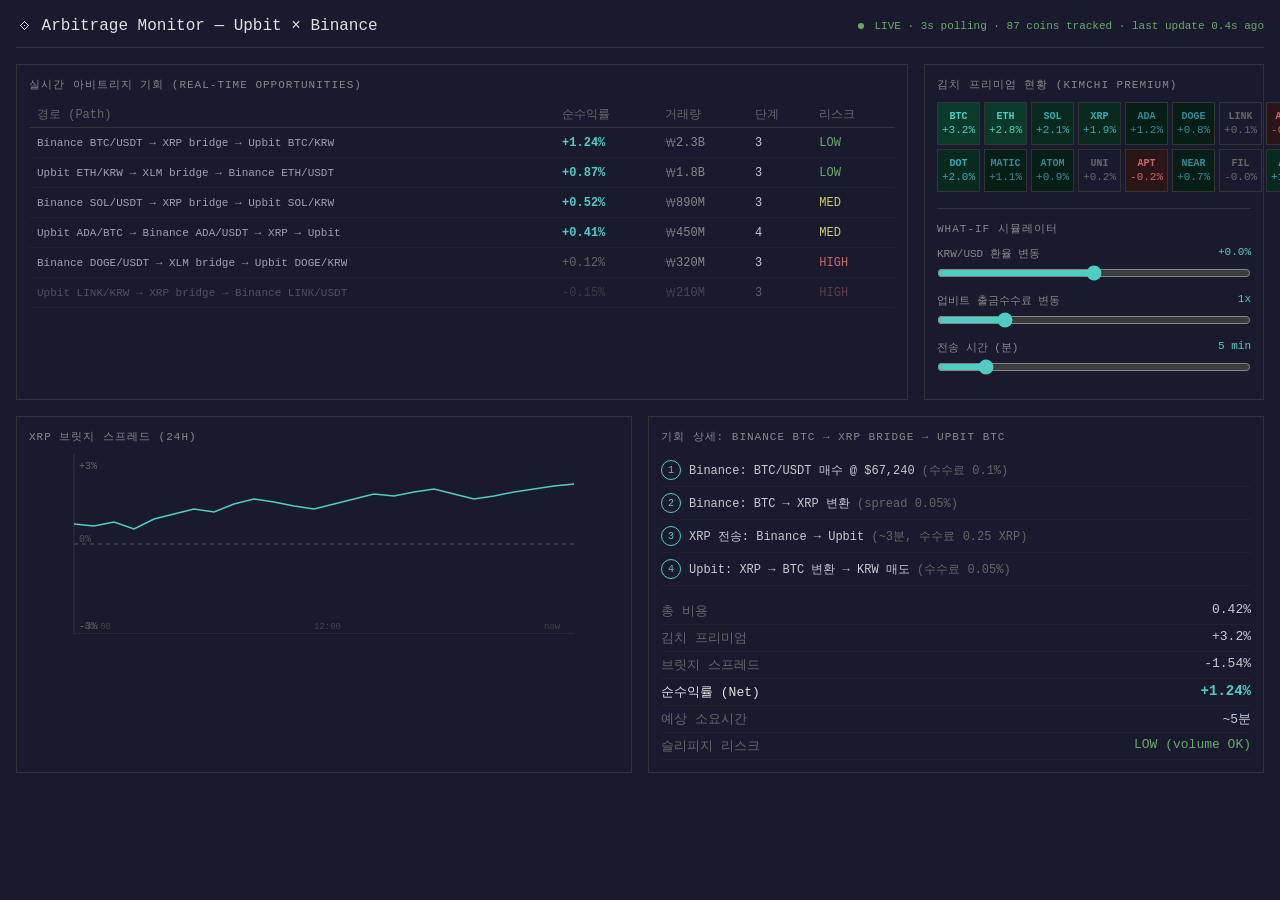
<file: docs/wireframe-dashboard.html>
<!DOCTYPE html>
<html lang="ko">
<head>
<meta charset="UTF-8">
<title>Arbitrage Monitor — Wireframe</title>
<style>
  /* Intentionally rough — wireframe, not production */
  * { margin: 0; padding: 0; box-sizing: border-box; }
  body {
    font-family: 'Courier New', monospace;
    background: #1a1a2e;
    color: #c8c8d0;
    padding: 16px;
    font-size: 13px;
  }
  .header {
    display: flex; justify-content: space-between; align-items: center;
    border-bottom: 1px solid #333;
    padding-bottom: 12px; margin-bottom: 16px;
  }
  .header h1 { font-size: 16px; color: #e0e0e0; font-weight: normal; }
  .status { font-size: 11px; color: #6a6; }
  .status .dot { display: inline-block; width: 6px; height: 6px; background: #6a6; border-radius: 50%; margin-right: 4px; }

  .grid { display: grid; grid-template-columns: 1fr 340px; gap: 16px; margin-bottom: 16px; }

  .panel {
    border: 1px solid #333;
    padding: 12px;
  }
  .panel-title {
    font-size: 11px; color: #888; text-transform: uppercase;
    letter-spacing: 1px; margin-bottom: 10px;
  }

  /* Opportunity table */
  table { width: 100%; border-collapse: collapse; font-size: 12px; }
  th { text-align: left; color: #666; font-weight: normal; padding: 4px 8px; border-bottom: 1px solid #333; }
  td { padding: 6px 8px; border-bottom: 1px solid #222; }
  tr:hover { background: #222; }
  .profit-pos { color: #4ecdc4; font-weight: bold; }
  .profit-neg { color: #666; }
  .path { color: #a0a0b0; font-size: 11px; }
  .volume { color: #888; }
  .risk-low { color: #6a6; }
  .risk-med { color: #cc6; }
  .risk-high { color: #c66; }

  /* Heatmap */
  .heatmap { display: grid; grid-template-columns: repeat(8, 1fr); gap: 4px; }
  .heat-cell {
    padding: 8px 4px; text-align: center; font-size: 10px;
    border: 1px solid #333;
  }
  .heat-cell .symbol { font-weight: bold; margin-bottom: 2px; }
  .heat-cell .pct { font-size: 11px; }
  /* Color coding: green = positive premium, red = negative */
  .heat-pos-3 { background: #0a3a2a; color: #4ecdc4; }
  .heat-pos-2 { background: #082a1e; color: #3ab; }
  .heat-pos-1 { background: #061e16; color: #389; }
  .heat-zero  { background: #1a1a2e; color: #666; }
  .heat-neg-1 { background: #2a1616; color: #c66; }

  /* Chart placeholder */
  .chart-area {
    height: 180px; border: 1px dashed #444;
    display: flex; align-items: center; justify-content: center;
    color: #555; font-size: 12px; margin-top: 8px;
  }
  .chart-line {
    height: 180px; position: relative; overflow: hidden;
  }
  .chart-line svg { width: 100%; height: 100%; }
  .chart-line .axis { stroke: #333; }
  .chart-line .line { stroke: #4ecdc4; fill: none; stroke-width: 1.5; }
  .chart-line .zero { stroke: #555; stroke-dasharray: 4 4; }

  /* Bottom row */
  .bottom-grid { display: grid; grid-template-columns: 1fr 1fr; gap: 16px; }

  /* Detail panel */
  .detail-step {
    display: flex; align-items: center; gap: 8px;
    padding: 6px 0; border-bottom: 1px solid #222;
    font-size: 12px;
  }
  .step-num {
    width: 20px; height: 20px; border: 1px solid #4ecdc4;
    border-radius: 50%; display: flex; align-items: center;
    justify-content: center; font-size: 10px; color: #4ecdc4;
    flex-shrink: 0;
  }
  .step-arrow { color: #444; }

  /* Stats */
  .stat-row { display: flex; justify-content: space-between; padding: 4px 0; border-bottom: 1px solid #222; }
  .stat-label { color: #666; }
  .stat-value { color: #c8c8d0; }

  /* What-if simulator */
  .slider-row { margin: 8px 0; }
  .slider-row label { display: block; font-size: 11px; color: #888; margin-bottom: 4px; }
  .slider-row input[type="range"] { width: 100%; accent-color: #4ecdc4; }
  .slider-val { float: right; color: #4ecdc4; font-size: 11px; }
</style>
</head>
<body>

<!-- HEADER -->
<div class="header">
  <h1>⟐ Arbitrage Monitor — Upbit × Binance</h1>
  <div class="status"><span class="dot"></span> LIVE · 3s polling · 87 coins tracked · last update 0.4s ago</div>
</div>

<!-- MAIN GRID: Opportunities + Heatmap -->
<div class="grid">

  <!-- Left: Opportunity Table -->
  <div class="panel">
    <div class="panel-title">실시간 아비트리지 기회 (Real-time Opportunities)</div>
    <table>
      <tr>
        <th>경로 (Path)</th>
        <th>순수익률</th>
        <th>거래량</th>
        <th>단계</th>
        <th>리스크</th>
      </tr>
      <tr>
        <td>
          <div class="path">Binance BTC/USDT → XRP bridge → Upbit BTC/KRW</div>
        </td>
        <td class="profit-pos">+1.24%</td>
        <td class="volume">₩2.3B</td>
        <td>3</td>
        <td class="risk-low">LOW</td>
      </tr>
      <tr>
        <td>
          <div class="path">Upbit ETH/KRW → XLM bridge → Binance ETH/USDT</div>
        </td>
        <td class="profit-pos">+0.87%</td>
        <td class="volume">₩1.8B</td>
        <td>3</td>
        <td class="risk-low">LOW</td>
      </tr>
      <tr>
        <td>
          <div class="path">Binance SOL/USDT → XRP bridge → Upbit SOL/KRW</div>
        </td>
        <td class="profit-pos">+0.52%</td>
        <td class="volume">₩890M</td>
        <td>3</td>
        <td class="risk-med">MED</td>
      </tr>
      <tr>
        <td>
          <div class="path">Upbit ADA/BTC → Binance ADA/USDT → XRP → Upbit</div>
        </td>
        <td class="profit-pos">+0.41%</td>
        <td class="volume">₩450M</td>
        <td>4</td>
        <td class="risk-med">MED</td>
      </tr>
      <tr>
        <td>
          <div class="path">Binance DOGE/USDT → XLM bridge → Upbit DOGE/KRW</div>
        </td>
        <td class="profit-neg">+0.12%</td>
        <td class="volume">₩320M</td>
        <td>3</td>
        <td class="risk-high">HIGH</td>
      </tr>
      <!-- Comment: Below threshold (0.3%), shown grayed out -->
      <tr style="opacity: 0.4;">
        <td>
          <div class="path">Upbit LINK/KRW → XRP bridge → Binance LINK/USDT</div>
        </td>
        <td class="profit-neg">-0.15%</td>
        <td class="volume">₩210M</td>
        <td>3</td>
        <td class="risk-high">HIGH</td>
      </tr>
    </table>
  </div>

  <!-- Right: Kimchi Premium Heatmap -->
  <div class="panel">
    <div class="panel-title">김치 프리미엄 현황 (Kimchi Premium)</div>
    <div class="heatmap">
      <div class="heat-cell heat-pos-3"><div class="symbol">BTC</div><div class="pct">+3.2%</div></div>
      <div class="heat-cell heat-pos-3"><div class="symbol">ETH</div><div class="pct">+2.8%</div></div>
      <div class="heat-cell heat-pos-2"><div class="symbol">SOL</div><div class="pct">+2.1%</div></div>
      <div class="heat-cell heat-pos-2"><div class="symbol">XRP</div><div class="pct">+1.9%</div></div>
      <div class="heat-cell heat-pos-1"><div class="symbol">ADA</div><div class="pct">+1.2%</div></div>
      <div class="heat-cell heat-pos-1"><div class="symbol">DOGE</div><div class="pct">+0.8%</div></div>
      <div class="heat-cell heat-zero"><div class="symbol">LINK</div><div class="pct">+0.1%</div></div>
      <div class="heat-cell heat-neg-1"><div class="symbol">AVAX</div><div class="pct">-0.3%</div></div>
      <div class="heat-cell heat-pos-2"><div class="symbol">DOT</div><div class="pct">+2.0%</div></div>
      <div class="heat-cell heat-pos-1"><div class="symbol">MATIC</div><div class="pct">+1.1%</div></div>
      <div class="heat-cell heat-pos-1"><div class="symbol">ATOM</div><div class="pct">+0.9%</div></div>
      <div class="heat-cell heat-zero"><div class="symbol">UNI</div><div class="pct">+0.2%</div></div>
      <div class="heat-cell heat-neg-1"><div class="symbol">APT</div><div class="pct">-0.2%</div></div>
      <div class="heat-cell heat-pos-1"><div class="symbol">NEAR</div><div class="pct">+0.7%</div></div>
      <div class="heat-cell heat-zero"><div class="symbol">FIL</div><div class="pct">-0.0%</div></div>
      <div class="heat-cell heat-pos-2"><div class="symbol">ARB</div><div class="pct">+1.8%</div></div>
    </div>

    <!-- What-if Simulator (stretch goal from 2nd opinion) -->
    <div style="margin-top: 16px; padding-top: 12px; border-top: 1px solid #333;">
      <div class="panel-title">What-If 시뮬레이터</div>
      <div class="slider-row">
        <label>KRW/USD 환율 변동 <span class="slider-val">+0.0%</span></label>
        <input type="range" min="-5" max="5" value="0" step="0.5">
      </div>
      <div class="slider-row">
        <label>업비트 출금수수료 변동 <span class="slider-val">1x</span></label>
        <input type="range" min="0.5" max="3" value="1" step="0.25">
      </div>
      <div class="slider-row">
        <label>전송 시간 (분) <span class="slider-val">5 min</span></label>
        <input type="range" min="1" max="30" value="5" step="1">
      </div>
    </div>
  </div>
</div>

<!-- BOTTOM ROW: Spread Chart + Opportunity Detail -->
<div class="bottom-grid">

  <!-- Bridge Coin Spread Chart -->
  <div class="panel">
    <div class="panel-title">XRP 브릿지 스프레드 (24h)</div>
    <div class="chart-line">
      <svg viewBox="0 0 500 180">
        <!-- Zero line -->
        <line x1="0" y1="90" x2="500" y2="90" class="zero"/>
        <!-- Axes -->
        <line x1="0" y1="0" x2="0" y2="180" class="axis"/>
        <line x1="0" y1="180" x2="500" y2="180" class="axis"/>
        <!-- Spread line (simulated data showing premium fluctuation) -->
        <polyline class="line" points="
          0,70 20,72 40,68 60,75 80,65 100,60 120,55 140,58
          160,50 180,45 200,48 220,52 240,55 260,50 280,45
          300,40 320,42 340,38 360,35 380,40 400,45 420,42
          440,38 460,35 480,32 500,30
        "/>
        <!-- Labels -->
        <text x="5" y="15" fill="#666" font-size="10">+3%</text>
        <text x="5" y="88" fill="#555" font-size="10">0%</text>
        <text x="5" y="175" fill="#666" font-size="10">-3%</text>
        <text x="10" y="175" fill="#444" font-size="9">00:00</text>
        <text x="240" y="175" fill="#444" font-size="9">12:00</text>
        <text x="470" y="175" fill="#444" font-size="9">now</text>
      </svg>
    </div>
  </div>

  <!-- Opportunity Detail -->
  <div class="panel">
    <div class="panel-title">기회 상세: Binance BTC → XRP Bridge → Upbit BTC</div>

    <div class="detail-step">
      <div class="step-num">1</div>
      <div>Binance: BTC/USDT 매수 @ $67,240 <span style="color:#666">(수수료 0.1%)</span></div>
    </div>
    <div class="detail-step">
      <div class="step-num">2</div>
      <div>Binance: BTC → XRP 변환 <span style="color:#666">(spread 0.05%)</span></div>
    </div>
    <div class="detail-step">
      <div class="step-num">3</div>
      <div>XRP 전송: Binance → Upbit <span style="color:#666">(~3분, 수수료 0.25 XRP)</span></div>
    </div>
    <div class="detail-step">
      <div class="step-num">4</div>
      <div>Upbit: XRP → BTC 변환 → KRW 매도 <span style="color:#666">(수수료 0.05%)</span></div>
    </div>

    <div style="margin-top: 12px;">
      <div class="stat-row"><span class="stat-label">총 비용</span><span class="stat-value">0.42%</span></div>
      <div class="stat-row"><span class="stat-label">김치 프리미엄</span><span class="stat-value">+3.2%</span></div>
      <div class="stat-row"><span class="stat-label">브릿지 스프레드</span><span class="stat-value">-1.54%</span></div>
      <div class="stat-row"><span class="stat-label" style="color:#e0e0e0">순수익률 (Net)</span><span class="profit-pos" style="font-size:14px">+1.24%</span></div>
      <div class="stat-row"><span class="stat-label">예상 소요시간</span><span class="stat-value">~5분</span></div>
      <div class="stat-row"><span class="stat-label">슬리피지 리스크</span><span class="risk-low">LOW (volume OK)</span></div>
    </div>
  </div>
</div>

<!-- Comment: Design decisions:
  1. Dark theme because crypto dashboards are used at night and financial terminals are traditionally dark.
  2. Data-dense layout — no wasted space. Every pixel shows information.
  3. Korean labels with English subtitles — matches the Upbit user demographic.
  4. Heatmap uses 8-column grid to show ~16 coins at a glance without scrolling.
  5. What-if simulator uses range sliders for instant feedback loops.
  6. Step-by-step opportunity detail shows exact fees at each stage — transparency builds trust.
  7. Grayed-out rows below threshold (0.3%) still visible but clearly deprioritized.
  8. Status bar shows data freshness — critical for a real-time monitoring tool.
-->

</body>
</html>
</file>
